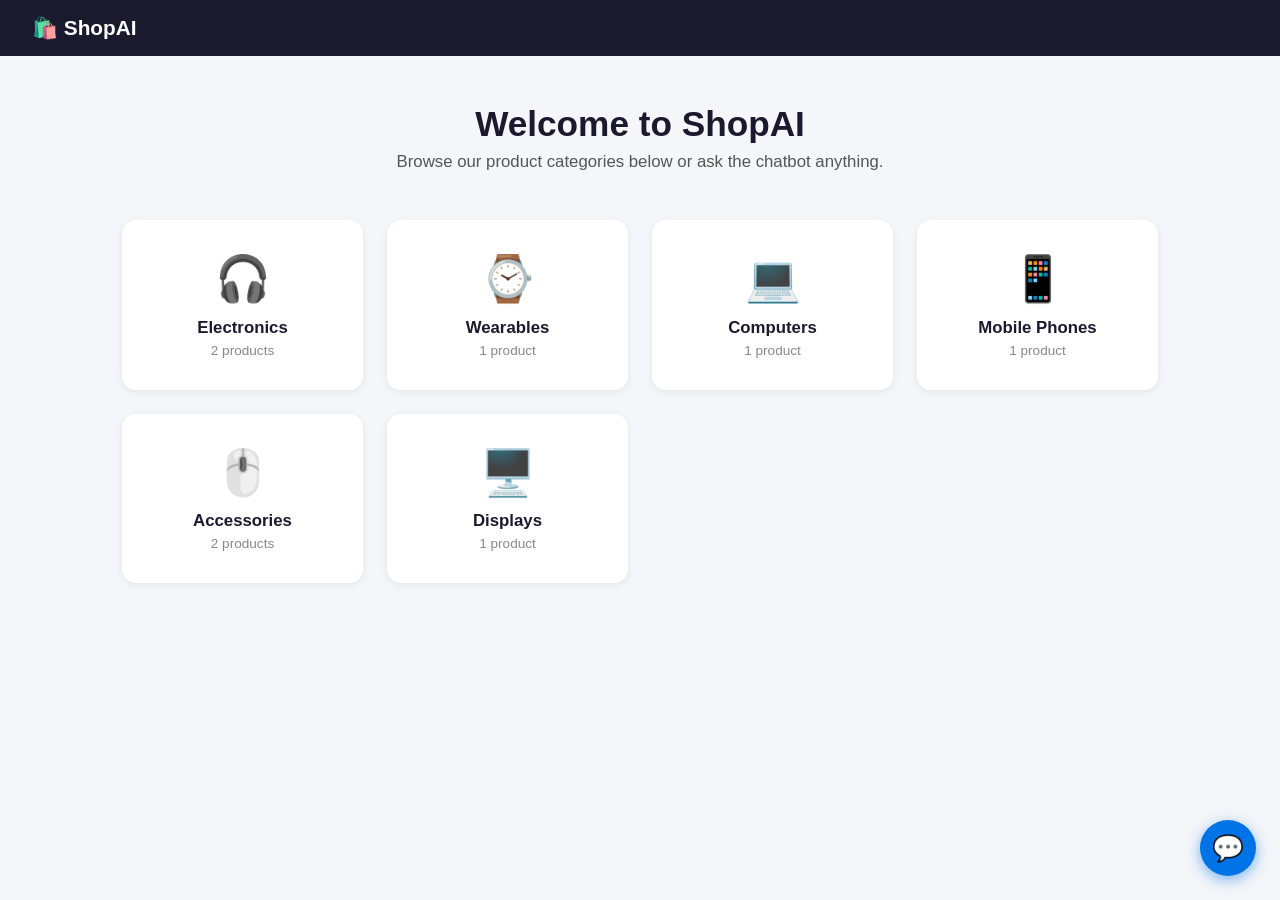
<file: website/index.html>
<!DOCTYPE html>
<html lang="en">
<head>
  <meta charset="UTF-8" />
  <meta name="viewport" content="width=device-width, initial-scale=1.0" />
  <title>ShopAI — Browse Categories</title>
  <link rel="stylesheet" href="style.css" />
</head>
<body>

<nav>
  <a href="index.html">🛍️ ShopAI</a>
</nav>

<div class="hero">
  <h1>Welcome to ShopAI</h1>
  <p>Browse our product categories below or ask the chatbot anything.</p>
</div>

<div class="grid" id="category-grid"></div>

<!-- Chatbot widget -->
<button id="chat-toggle" title="Chat with AI">💬</button>
<div id="chat-window" class="hidden">
  <div id="chat-header">
    <span>🤖 ShopAI Assistant</span>
    <button id="chat-close">✕</button>
  </div>
  <div id="chat-messages"></div>
  <div id="chat-input-row">
    <input id="chat-input" type="text" placeholder="Ask about products…" />
    <button id="chat-send">Send</button>
  </div>
</div>

<script src="products.js"></script>
<script>
  // Build category → product count map
  const catMap = {};
  products.forEach(p => {
    catMap[p.category] = (catMap[p.category] || 0) + 1;
  });

  const grid = document.getElementById("category-grid");
  Object.entries(catMap).forEach(([cat, count]) => {
    const card = document.createElement("div");
    card.className = "card";
    card.innerHTML = `
      <div class="icon">${categoryIcons[cat] || "📦"}</div>
      <h3>${cat}</h3>
      <div class="count">${count} product${count > 1 ? "s" : ""}</div>
    `;
    card.addEventListener("click", () => {
      location.href = `category.html?cat=${encodeURIComponent(cat)}`;
    });
    grid.appendChild(card);
  });
</script>
<script src="chatbot.js"></script>
</body>
</html>
</file>
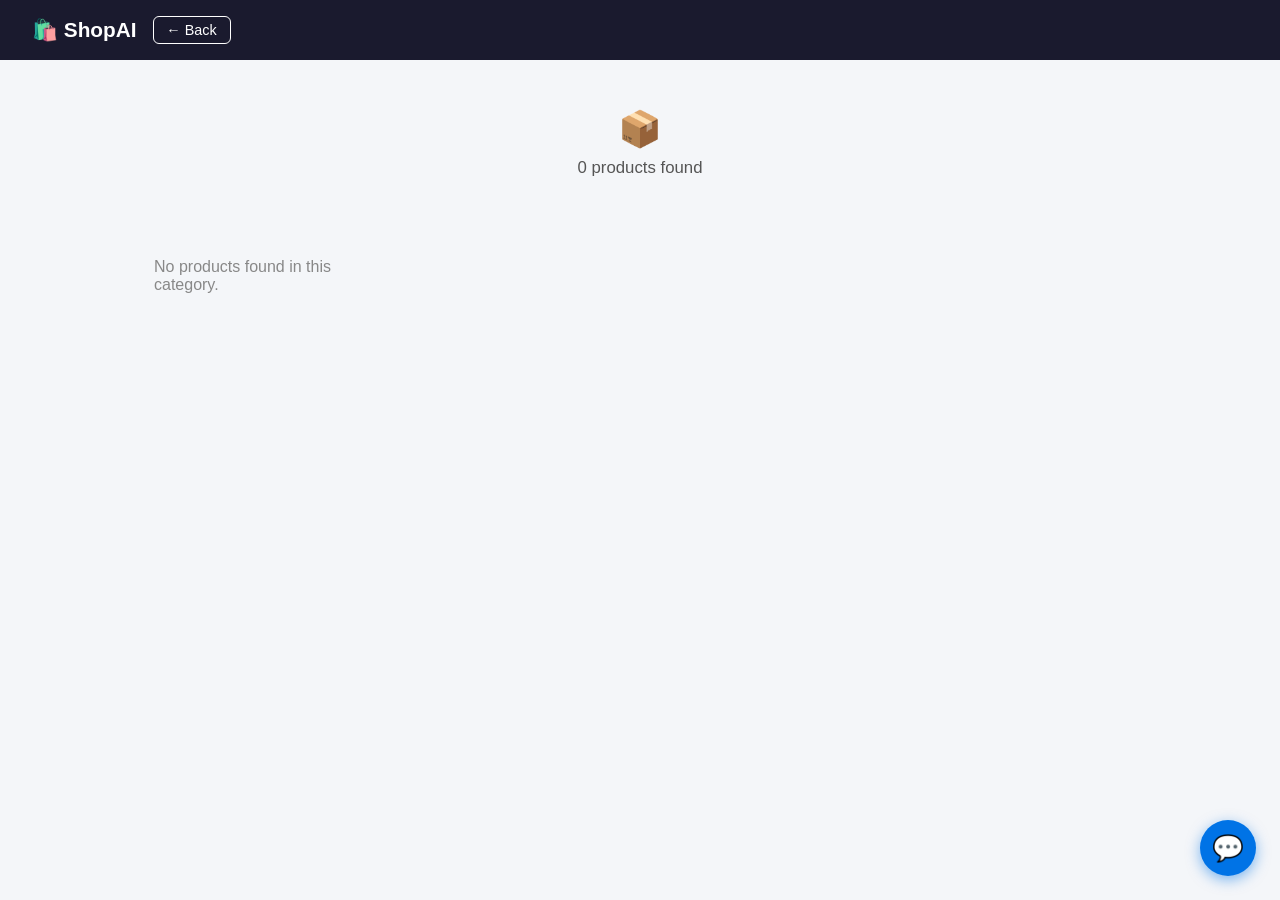
<file: website/category.html>
<!DOCTYPE html>
<html lang="en">
<head>
  <meta charset="UTF-8" />
  <meta name="viewport" content="width=device-width, initial-scale=1.0" />
  <title>ShopAI — Category</title>
  <link rel="stylesheet" href="style.css" />
</head>
<body>

<nav>
  <a href="index.html">🛍️ ShopAI</a>
  <button class="back-btn" onclick="history.back()">← Back</button>
</nav>

<div class="hero">
  <h1 id="cat-title"></h1>
  <p id="cat-subtitle"></p>
</div>

<div class="grid" id="product-grid"></div>

<!-- Chatbot widget -->
<button id="chat-toggle" title="Chat with AI">💬</button>
<div id="chat-window" class="hidden">
  <div id="chat-header">
    <span>🤖 ShopAI Assistant</span>
    <button id="chat-close">✕</button>
  </div>
  <div id="chat-messages"></div>
  <div id="chat-input-row">
    <input id="chat-input" type="text" placeholder="Ask about products…" />
    <button id="chat-send">Send</button>
  </div>
</div>

<script src="products.js"></script>
<script>
  const params = new URLSearchParams(location.search);
  const cat    = params.get("cat") || "";

  document.getElementById("cat-title").textContent =
    (categoryIcons[cat] || "📦") + "  " + cat;

  const filtered = products.filter(p => p.category === cat);
  document.getElementById("cat-subtitle").textContent =
    filtered.length + " product" + (filtered.length !== 1 ? "s" : "") + " found";

  function badgeClass(avail) {
    if (avail === "In Stock")      return "in";
    if (avail === "Out of Stock")  return "out";
    return "limit";
  }

  const grid = document.getElementById("product-grid");

  if (filtered.length === 0) {
    grid.innerHTML = "<p style='padding:2rem;color:#888'>No products found in this category.</p>";
  } else {
    filtered.forEach(p => {
      const card = document.createElement("div");
      card.className = "product-card";
      card.innerHTML = `
        <h3>${p.name}</h3>
        <div class="brand">${p.brand} &nbsp;·&nbsp; ID: ${p.id}</div>
        <div class="price">$${p.price.toFixed(2)}</div>
        <span class="badge ${badgeClass(p.availability)}">${p.availability}</span>
        <div class="features">✨ ${p.features}</div>
        <div class="desc">${p.description}</div>
        <div class="stock">📦 Stock: ${p.stock} unit${p.stock !== 1 ? "s" : ""}</div>
      `;
      grid.appendChild(card);
    });
  }
</script>
<script src="chatbot.js"></script>
</body>
</html>
</file>
<file: website/style.css>
*, *::before, *::after { box-sizing: border-box; margin: 0; padding: 0; }

body {
  font-family: 'Segoe UI', sans-serif;
  background: #f4f6f9;
  color: #1a1a2e;
  min-height: 100vh;
}

/* ── NAV ── */
nav {
  background: #1a1a2e;
  padding: 1rem 2rem;
  display: flex;
  align-items: center;
  gap: 1rem;
}
nav a { color: #fff; text-decoration: none; font-size: 1.3rem; font-weight: 700; }
nav .back-btn {
  background: none;
  border: 1px solid #fff;
  color: #fff;
  padding: .3rem .8rem;
  border-radius: 6px;
  cursor: pointer;
  font-size: .9rem;
}
nav .back-btn:hover { background: rgba(255,255,255,.15); }

/* ── HERO ── */
.hero {
  text-align: center;
  padding: 3rem 1rem 2rem;
}
.hero h1 { font-size: 2.2rem; color: #1a1a2e; }
.hero p  { color: #555; margin-top: .5rem; font-size: 1.05rem; }

/* ── CATEGORY GRID ── */
.grid {
  display: grid;
  grid-template-columns: repeat(auto-fill, minmax(200px, 1fr));
  gap: 1.5rem;
  max-width: 1100px;
  margin: 0 auto;
  padding: 1rem 2rem 6rem;
}

.card {
  background: #fff;
  border-radius: 14px;
  padding: 2rem 1rem;
  text-align: center;
  cursor: pointer;
  box-shadow: 0 2px 8px rgba(0,0,0,.07);
  transition: transform .2s, box-shadow .2s;
}
.card:hover { transform: translateY(-4px); box-shadow: 0 8px 20px rgba(0,0,0,.12); }
.card .icon { font-size: 2.8rem; }
.card h3 { margin-top: .8rem; font-size: 1.05rem; color: #1a1a2e; }
.card .count { font-size: .85rem; color: #888; margin-top: .3rem; }

/* ── PRODUCT CARDS ── */
.product-card {
  background: #fff;
  border-radius: 14px;
  padding: 1.5rem;
  box-shadow: 0 2px 8px rgba(0,0,0,.07);
  display: flex;
  flex-direction: column;
  gap: .5rem;
}
.product-card h3 { font-size: 1.1rem; color: #1a1a2e; }
.product-card .brand { font-size: .85rem; color: #888; }
.product-card .price { font-size: 1.3rem; font-weight: 700; color: #0073e6; }
.product-card .badge {
  display: inline-block;
  padding: .2rem .7rem;
  border-radius: 20px;
  font-size: .78rem;
  font-weight: 600;
  width: fit-content;
}
.badge.in    { background: #d4edda; color: #155724; }
.badge.out   { background: #f8d7da; color: #721c24; }
.badge.limit { background: #fff3cd; color: #856404; }
.product-card .features { font-size: .85rem; color: #555; }
.product-card .desc     { font-size: .88rem; color: #444; }
.product-card .stock    { font-size: .82rem; color: #777; }

/* ── CHATBOT WIDGET ── */
#chat-toggle {
  position: fixed;
  bottom: 1.5rem;
  right: 1.5rem;
  width: 56px;
  height: 56px;
  border-radius: 50%;
  background: #0073e6;
  color: #fff;
  font-size: 1.6rem;
  border: none;
  cursor: pointer;
  box-shadow: 0 4px 14px rgba(0,115,230,.5);
  z-index: 1000;
  display: flex;
  align-items: center;
  justify-content: center;
  transition: background .2s;
}
#chat-toggle:hover { background: #005bb5; }

#chat-window {
  position: fixed;
  bottom: 5rem;
  right: 1.5rem;
  width: 360px;
  max-height: 520px;
  background: #fff;
  border-radius: 16px;
  box-shadow: 0 8px 30px rgba(0,0,0,.18);
  display: flex;
  flex-direction: column;
  z-index: 1000;
  overflow: hidden;
  transition: opacity .2s, transform .2s;
}
#chat-window.hidden { opacity: 0; pointer-events: none; transform: translateY(10px); }

#chat-header {
  background: #1a1a2e;
  color: #fff;
  padding: .9rem 1.2rem;
  font-weight: 700;
  font-size: 1rem;
  display: flex;
  align-items: center;
  gap: .5rem;
}
#chat-header span { flex: 1; }
#chat-header button {
  background: none;
  border: none;
  color: #fff;
  font-size: 1.1rem;
  cursor: pointer;
}

#chat-messages {
  flex: 1;
  overflow-y: auto;
  padding: 1rem;
  display: flex;
  flex-direction: column;
  gap: .7rem;
}

.msg {
  max-width: 80%;
  padding: .6rem .9rem;
  border-radius: 12px;
  font-size: .88rem;
  line-height: 1.45;
  white-space: pre-wrap;
}
.msg.bot  { background: #f0f4ff; color: #1a1a2e; align-self: flex-start; border-bottom-left-radius: 4px; }
.msg.user { background: #0073e6; color: #fff;    align-self: flex-end;   border-bottom-right-radius: 4px; }
.msg.typing { color: #888; font-style: italic; }

#chat-input-row {
  display: flex;
  border-top: 1px solid #eee;
  padding: .6rem;
  gap: .5rem;
}
#chat-input {
  flex: 1;
  border: 1px solid #ddd;
  border-radius: 8px;
  padding: .5rem .8rem;
  font-size: .9rem;
  outline: none;
}
#chat-input:focus { border-color: #0073e6; }
#chat-send {
  background: #0073e6;
  color: #fff;
  border: none;
  border-radius: 8px;
  padding: .5rem .9rem;
  cursor: pointer;
  font-size: .9rem;
}
#chat-send:hover { background: #005bb5; }
</file>
